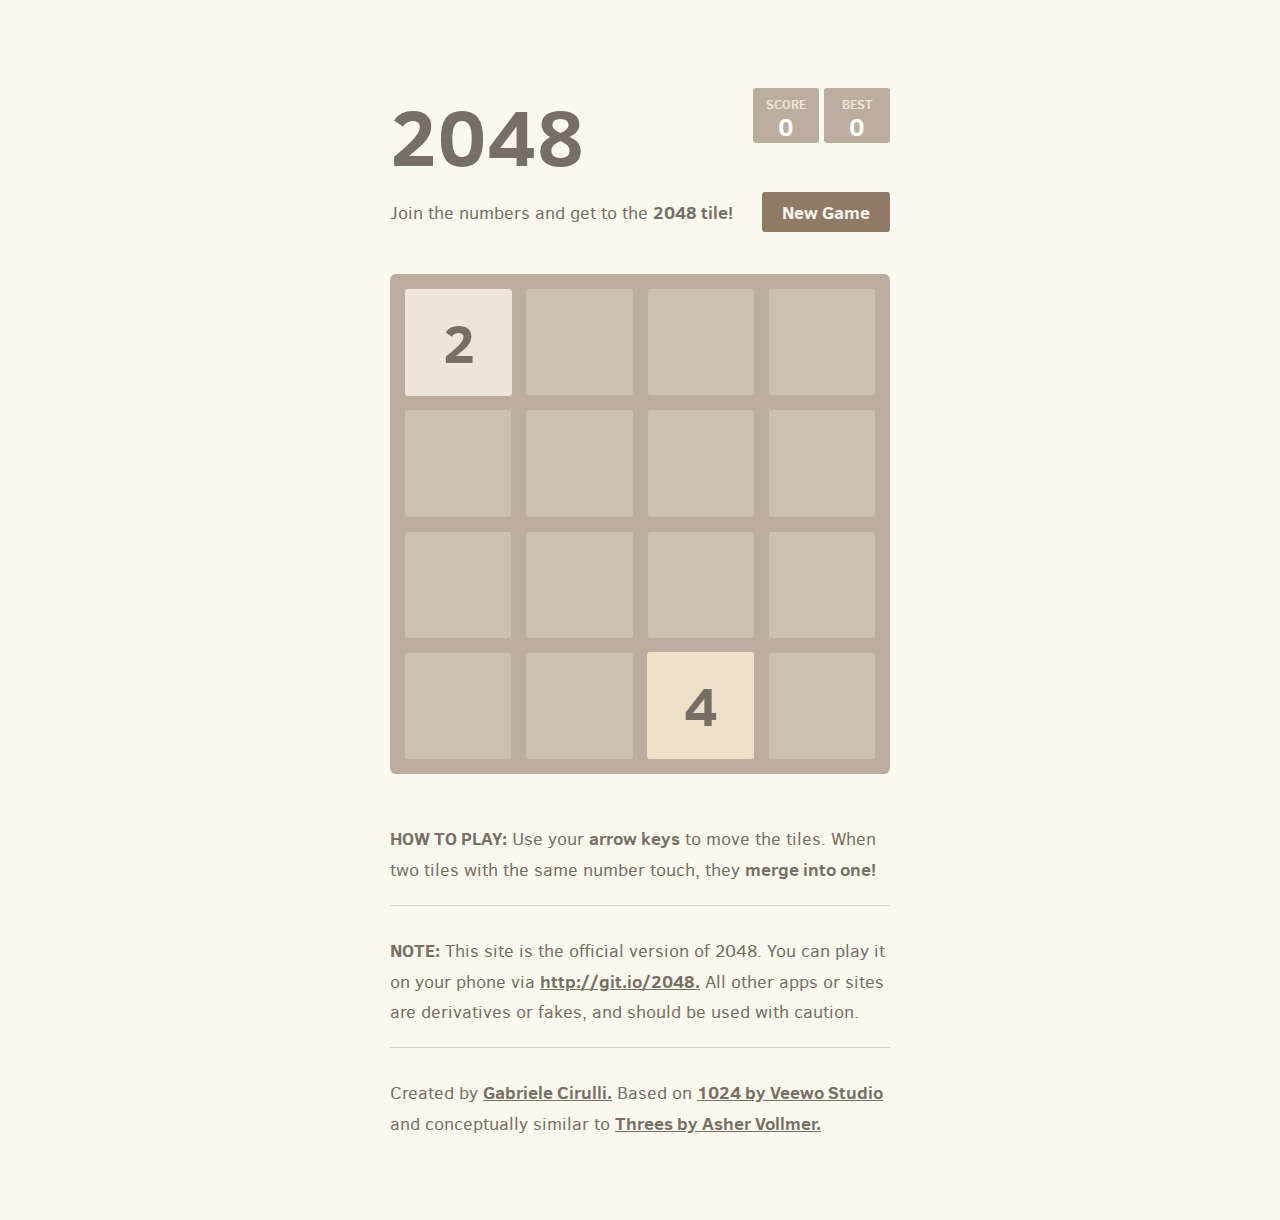
<file: games/2048/index.html>
<!DOCTYPE html>
<html>
<head>
  <meta charset="utf-8">
  <title>2048</title>

  <link href="style/main.css" rel="stylesheet" type="text/css">
  <link rel="shortcut icon" href="favicon.ico">
  <link rel="apple-touch-icon" href="meta/apple-touch-icon.png">
  <link rel="apple-touch-startup-image" href="meta/apple-touch-startup-image-640x1096.png" media="(device-width: 320px) and (device-height: 568px) and (-webkit-device-pixel-ratio: 2)"> <!-- iPhone 5+ -->
  <link rel="apple-touch-startup-image" href="meta/apple-touch-startup-image-640x920.png"  media="(device-width: 320px) and (device-height: 480px) and (-webkit-device-pixel-ratio: 2)"> <!-- iPhone, retina -->
  <meta name="apple-mobile-web-app-capable" content="yes">
  <meta name="apple-mobile-web-app-status-bar-style" content="black">

  <meta name="HandheldFriendly" content="True">
  <meta name="MobileOptimized" content="320">
  <meta name="viewport" content="width=device-width, target-densitydpi=160dpi, initial-scale=1.0, maximum-scale=1, user-scalable=no, minimal-ui">
</head>
<body>
  <div class="container">
    <div class="heading">
      <h1 class="title">2048</h1>
      <div class="scores-container">
        <div class="score-container">0</div>
        <div class="best-container">0</div>
      </div>
    </div>

    <div class="above-game">
      <p class="game-intro">Join the numbers and get to the <strong>2048 tile!</strong></p>
      <a class="restart-button">New Game</a>
    </div>

    <div class="game-container">
      <div class="game-message">
        <p></p>
        <div class="lower">
	        <a class="keep-playing-button">Keep going</a>
          <a class="retry-button">Try again</a>
        </div>
      </div>

      <div class="grid-container">
        <div class="grid-row">
          <div class="grid-cell"></div>
          <div class="grid-cell"></div>
          <div class="grid-cell"></div>
          <div class="grid-cell"></div>
        </div>
        <div class="grid-row">
          <div class="grid-cell"></div>
          <div class="grid-cell"></div>
          <div class="grid-cell"></div>
          <div class="grid-cell"></div>
        </div>
        <div class="grid-row">
          <div class="grid-cell"></div>
          <div class="grid-cell"></div>
          <div class="grid-cell"></div>
          <div class="grid-cell"></div>
        </div>
        <div class="grid-row">
          <div class="grid-cell"></div>
          <div class="grid-cell"></div>
          <div class="grid-cell"></div>
          <div class="grid-cell"></div>
        </div>
      </div>

      <div class="tile-container">

      </div>
    </div>

    <p class="game-explanation">
      <strong class="important">How to play:</strong> Use your <strong>arrow keys</strong> to move the tiles. When two tiles with the same number touch, they <strong>merge into one!</strong>
    </p>
    <hr>
    <p>
    <strong class="important">Note:</strong> This site is the official version of 2048. You can play it on your phone via <a href="http://git.io/2048">http://git.io/2048.</a> All other apps or sites are derivatives or fakes, and should be used with caution.
    </p>
    <hr>
    <p>
    Created by <a href="http://gabrielecirulli.com" target="_blank">Gabriele Cirulli.</a> Based on <a href="https://itunes.apple.com/us/app/1024!/id823499224" target="_blank">1024 by Veewo Studio</a> and conceptually similar to <a href="http://asherv.com/threes/" target="_blank">Threes by Asher Vollmer.</a>
    </p>
  </div>

  <script src="js/bind_polyfill.js"></script>
  <script src="js/classlist_polyfill.js"></script>
  <script src="js/animframe_polyfill.js"></script>
  <script src="js/keyboard_input_manager.js"></script>
  <script src="js/html_actuator.js"></script>
  <script src="js/grid.js"></script>
  <script src="js/tile.js"></script>
  <script src="js/local_storage_manager.js"></script>
  <script src="js/game_manager.js"></script>
  <script src="js/application.js"></script>
</body>
</html>
</file>
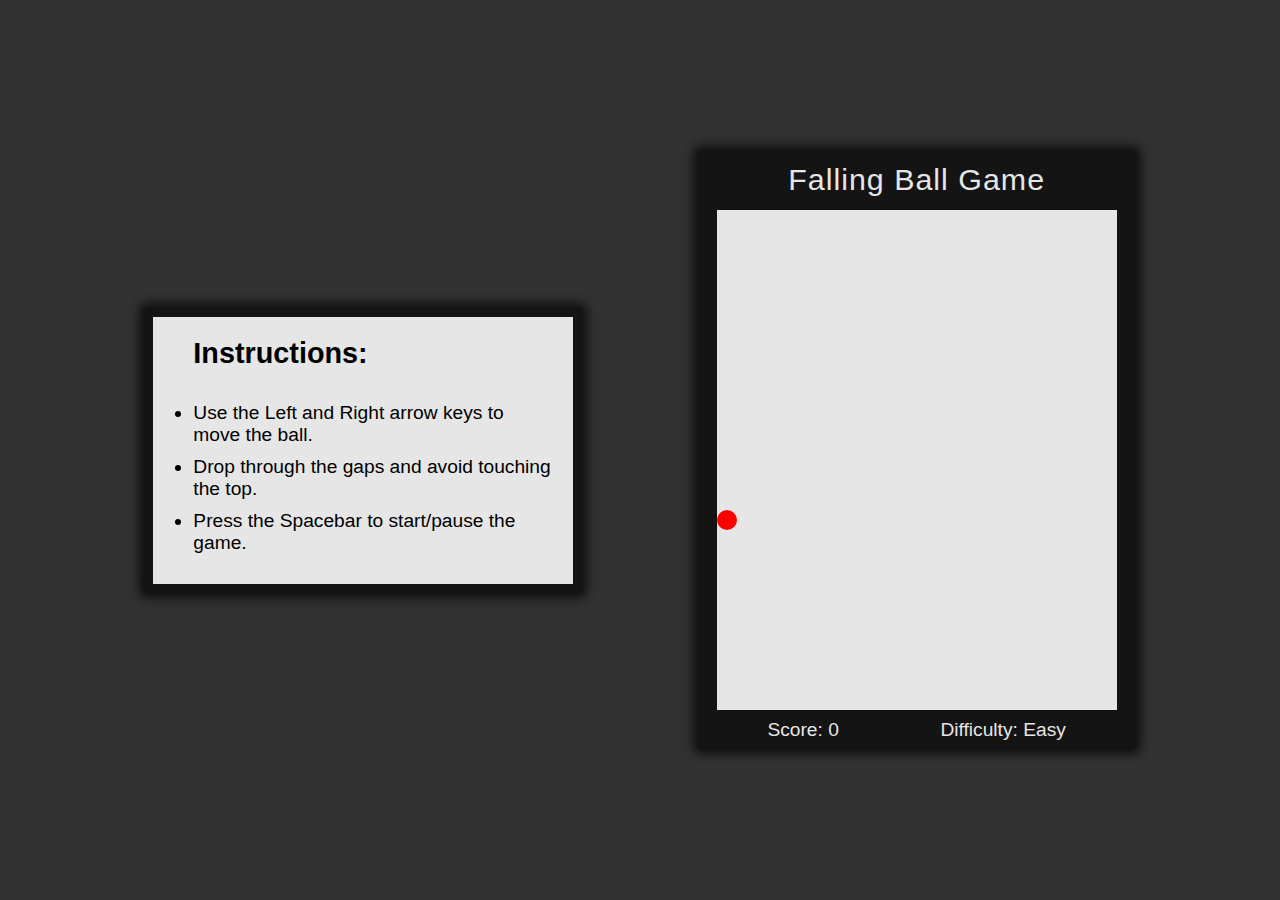
<file: games/Falling Ball/index.html>
<!DOCTYPE html>
<html lang="en">
<head>
	<meta charset="UTF-8">
	<meta http-equiv="X-UA-Compatible" content="IE=edge">
	<meta name="viewport" content="width=device-width, initial-scale=1.0">

	<title>Falling Ball</title>
	<link rel="stylesheet" type="text/css" href="style.css">
	<link rel="icon" href="favicon.ico" type="image/gif" sizes="16x16">
	<link rel="stylesheet" href="https://use.fontawesome.com/releases/v5.15.3/css/all.css" integrity="sha384-SZXxX4whJ79/gErwcOYf+zWLeJdY/qpuqC4cAa9rOGUstPomtqpuNWT9wdPEn2fk" crossorigin="anonymous">
</head>
<body>
	<div id="instructions-box">
		<h2>Instructions:</h2><br>
		<ul>
			<li>Use the Left and Right arrow keys to move the ball.</li>
			<li>Drop through the gaps and avoid touching the top.</li>
			<li>Press the Spacebar to start/pause the game.</li>
		</ul>
	</div>

	<div id="gameBox">
		<div id="topCover" class="cover">
			<p>Falling Ball Game</p>
		</div>
		<div id="bottomCover" class="cover">
			<div id="score-box">
				Score: <span id="score-box-number">0</span>
			</div>
			<div id="difficulty-box">
				Difficulty: <span id="difficulty-box-number">Easy</span>
			</div>
		</div>
		<div id="character"></div>
	</div>

	<div id="game-over-popup">
		<h2>GAME OVER!</h2>
		<br>
		<h3>Your score is <span id="game-over-score">0</h3>
		<br>
		<hr>
		<br>
		<div id="restart-game-button" onclick="location.reload()">
			<i class="fas fa-redo-alt"></i> Restart game 
		</div>
	</div>
	<div id="bg-fade"></div>

</body>
	<script src="script.js"></script>
</html>
</file>
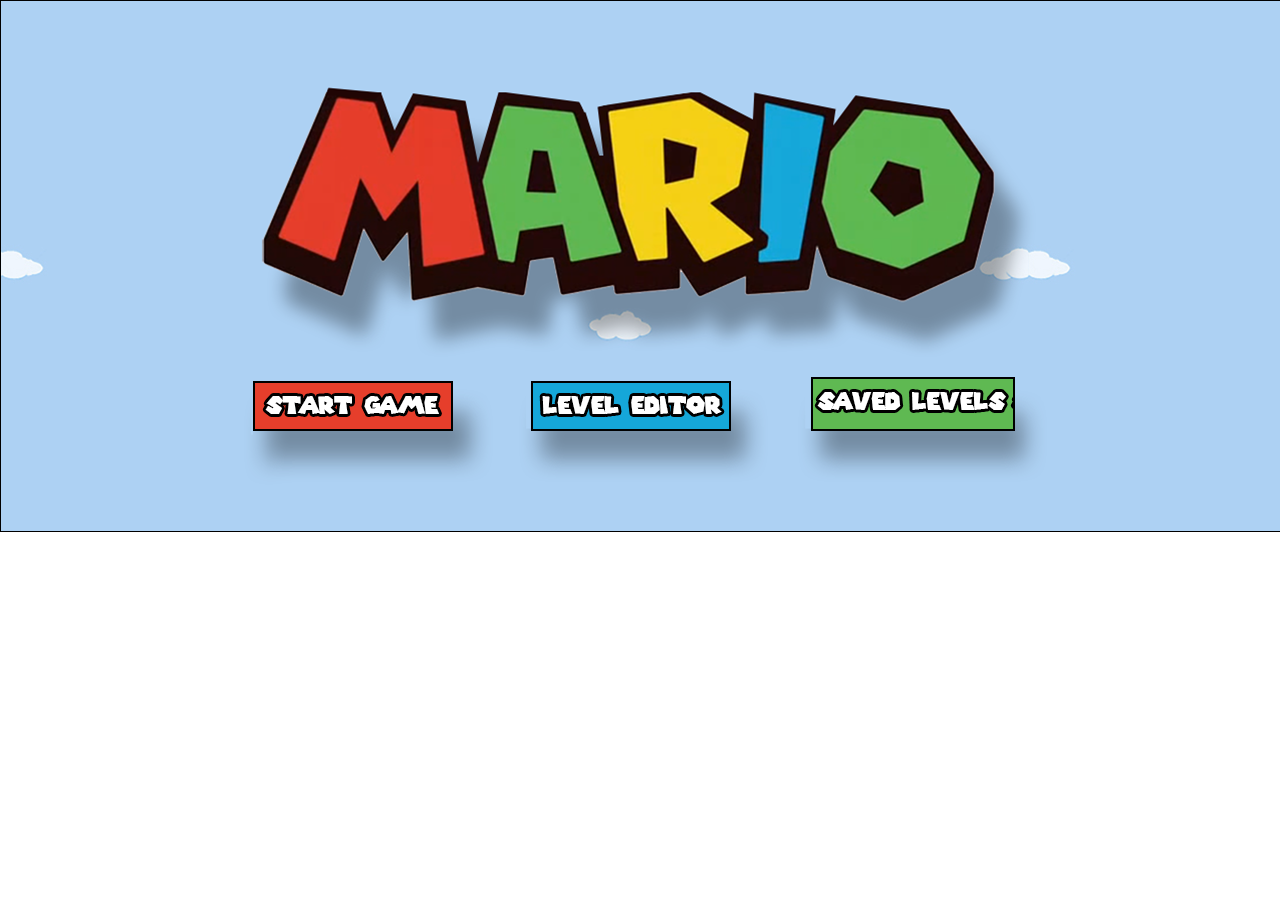
<file: games/Mario/index.html>
<!DOCTYPE html>
<html>

<head>
  <meta name="viewport" content="width=1280" />
  <title>Mario Maker</title>
  <link rel="stylesheet" type="text/css" href="css/style.css">
  <link rel="stylesheet" type="text/css" href="css/reset.css">
</head>

<body>

  <!-- main game -->
  <div class="main-wrapper">
    <canvas class="game-screen"></canvas>
  </div>

  <script src="js/View.js"></script>
  <script src="js/GameUI.js"></script>

  <script src="js/mainGame/GameSound.js"></script>
  <script src="js/mainGame/Element.js"></script>
  <script src="js/mainGame/PowerUp.js"></script>
  <script src="js/mainGame/Enemy.js"></script>
  <script src="js/mainGame/Bullet.js"></script>
  <script src="js/mainGame/Mario.js"></script>
  <script src="js/mainGame/Score.js"></script>
  <script src="js/mainGame/MarioGame.js"></script>

  <script src="js/levelEditor/Storage.js"></script>
  <script src="js/levelEditor/Editor.js"></script>
  <script src="js/levelEditor/CreatedLevels.js"></script>

  <script src="js/MarioMaker.js"></script>

  <script src="js/Preloader.js"></script>

</body>

</html>
</file>
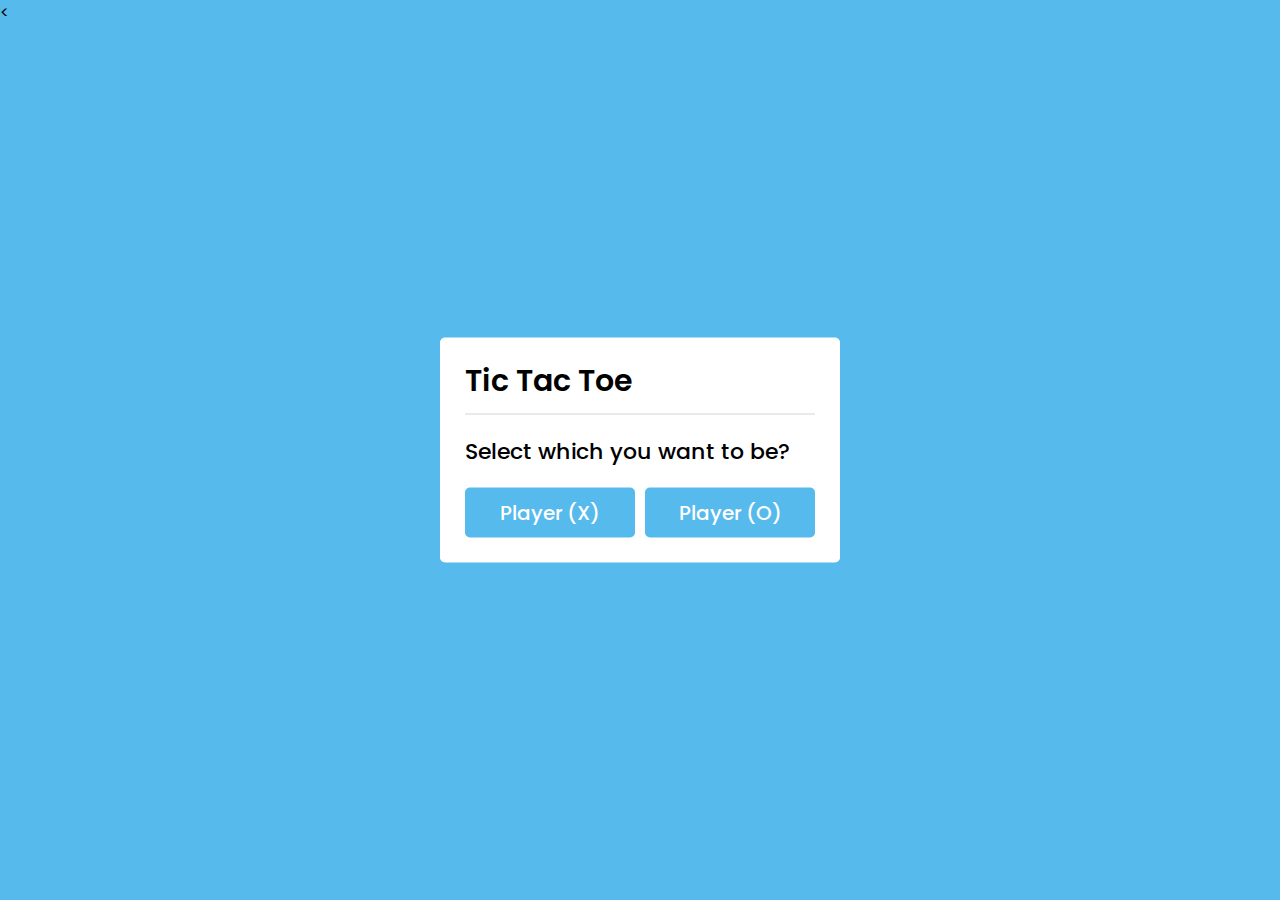
<file: games/Tic Tac Toe/index.html>
<html lang="en">
<head>
    <meta charset="UTF-8">
    <title>Tic Tac Toe Game | realm</title>
    <link rel="stylesheet" href="style.css">
    <link rel="stylesheet" href="https://cdnjs.cloudflare.com/ajax/libs/font-awesome/5.15.3/css/all.min.css"/>
</head>
<body>
  <!-- select box -->
  <div class="select-box">
    <header>Tic Tac Toe</header>
    <div class="content">
      <div class="title">Select which you want to be?</div>
      <div class="options">
        <button class="playerX">Player (X)</button>
        <button class="playerO">Player (O)</button>
      </div>
      
    </div>
  </div> 
 
  <!-- playboard section -->
  <div class="play-board">
    <div class="details">
      <div class="players">
        <span class="Xturn">X's Turn</span>
        <span class="Oturn">O's Turn</span>
        <div class="slider"></div>
      </div>
    </div>
    <div class="play-area">
      <section>
        <span class="box1"></span>
        <span class="box2"></span>
        <span class="box3"></span>
      </section>
      <section>
        <span class="box4"></span>
        <span class="box5"></span>
        <span class="box6"></span>
      </section>
      <section>
        <span class="box7"></span>
        <span class="box8"></span>
        <span class="box9"></span>
      </section>
    </div>
  </div>
 
  <!-- result box -->
  <div class="result-box">
    <div class="won-text"></div>
    <div class="btn"><button>Replay</button></div>
  </div>
 
  <<script src="script.js"></script>
 
</body>
</html>
</file>
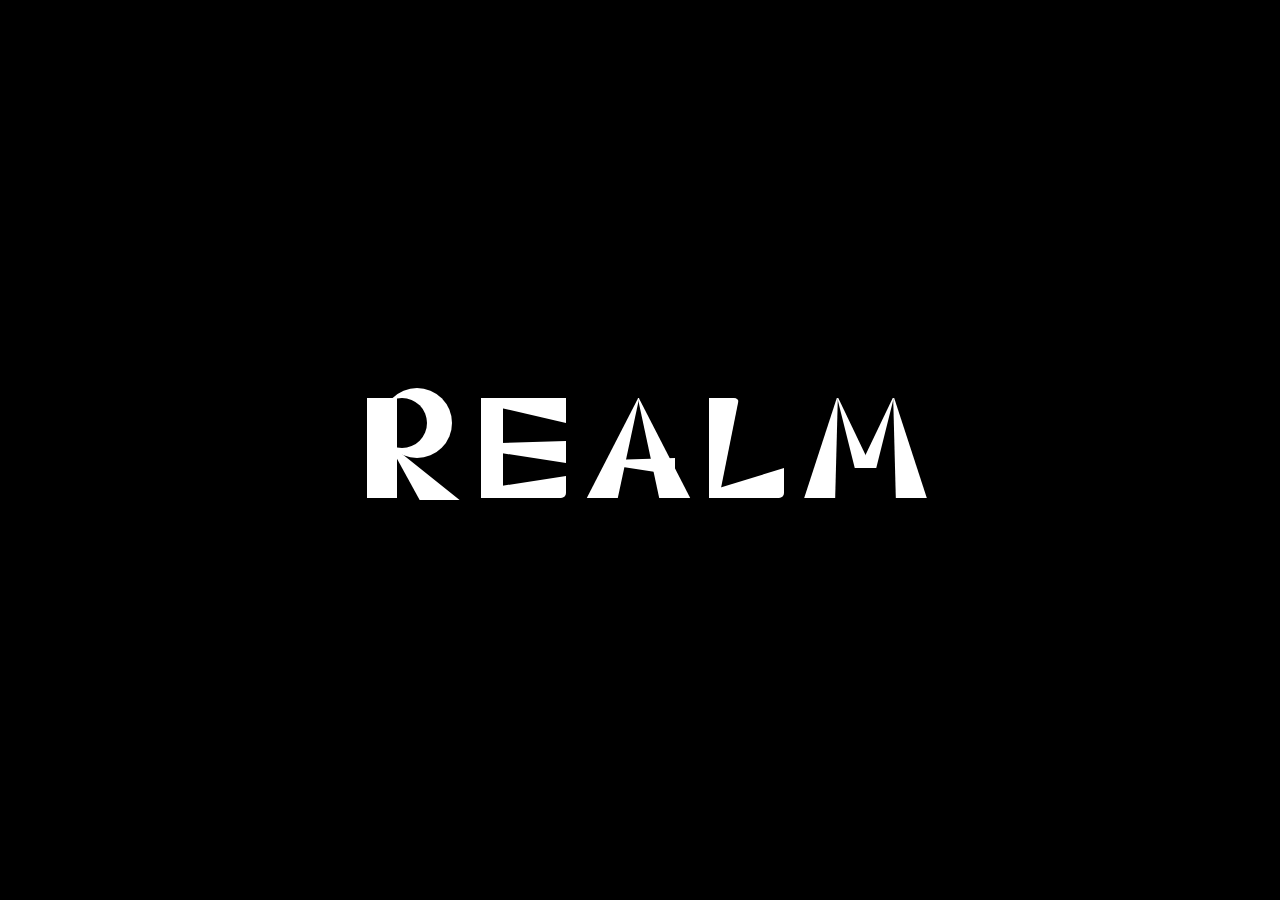
<file: misc/REALM Logo Files/index.html>
<!DOCTYPE html>
<html lang="en">
<head>
    <meta charset="UTF-8">
    <meta http-equiv="X-UA-Compatible" content="IE=edge">
    <meta name="viewport" content="width=device-width, initial-scale=1.0">
    <title>Document</title>
    <link rel="stylesheet" href="style.css">
</head>
<body>
    <div id="complete-logo">
        <div id="R" class="letter">
            <div id="R-l1"></div>
            <div id="R-c1"></div>
            <div id="R-l2"></div>
        </div>
        <div id="E" class="letter">
            <div id="E-l1"></div>
            <div id="E-l2"></div>
            <div id="E-l3"></div>
            <div id="E-l4"></div>
        </div>
        <div id="A" class="letter">
            <div id="A-l1"></div>
            <div id="A-l2"></div>
            <div id="A-l3"></div>
        </div>
        <div id="L" class="letter">
            <div id="L-l1"></div>
            <div id="L-l2"></div>
        </div>
        <div id="M" class="letter">
            <div id="M-l1"></div>
            <div id="M-l2"></div>
            <div id="M-l3"></div>
            <div id="M-l4"></div>
        </div>
    </div>
</body>
</html>
</file>
<file: games/2048/style/main.css>
@import url(fonts/clear-sans.css);
html, body {
  margin: 0;
  padding: 0;
  background: #faf8ef;
  color: #776e65;
  font-family: "Clear Sans", "Helvetica Neue", Arial, sans-serif;
  font-size: 18px; }

body {
  margin: 80px 0; }

.heading:after {
  content: "";
  display: block;
  clear: both; }

h1.title {
  font-size: 80px;
  font-weight: bold;
  margin: 0;
  display: block;
  float: left; }

@-webkit-keyframes move-up {
  0% {
    top: 25px;
    opacity: 1; }

  100% {
    top: -50px;
    opacity: 0; } }
@-moz-keyframes move-up {
  0% {
    top: 25px;
    opacity: 1; }

  100% {
    top: -50px;
    opacity: 0; } }
@keyframes move-up {
  0% {
    top: 25px;
    opacity: 1; }

  100% {
    top: -50px;
    opacity: 0; } }
.scores-container {
  float: right;
  text-align: right; }

.score-container, .best-container {
  position: relative;
  display: inline-block;
  background: #bbada0;
  padding: 15px 25px;
  font-size: 25px;
  height: 25px;
  line-height: 47px;
  font-weight: bold;
  border-radius: 3px;
  color: white;
  margin-top: 8px;
  text-align: center; }
  .score-container:after, .best-container:after {
    position: absolute;
    width: 100%;
    top: 10px;
    left: 0;
    text-transform: uppercase;
    font-size: 13px;
    line-height: 13px;
    text-align: center;
    color: #eee4da; }
  .score-container .score-addition, .best-container .score-addition {
    position: absolute;
    right: 30px;
    color: red;
    font-size: 25px;
    line-height: 25px;
    font-weight: bold;
    color: rgba(119, 110, 101, 0.9);
    z-index: 100;
    -webkit-animation: move-up 600ms ease-in;
    -moz-animation: move-up 600ms ease-in;
    animation: move-up 600ms ease-in;
    -webkit-animation-fill-mode: both;
    -moz-animation-fill-mode: both;
    animation-fill-mode: both; }

.score-container:after {
  content: "Score"; }

.best-container:after {
  content: "Best"; }

p {
  margin-top: 0;
  margin-bottom: 10px;
  line-height: 1.65; }

a {
  color: #776e65;
  font-weight: bold;
  text-decoration: underline;
  cursor: pointer; }

strong.important {
  text-transform: uppercase; }

hr {
  border: none;
  border-bottom: 1px solid #d8d4d0;
  margin-top: 20px;
  margin-bottom: 30px; }

.container {
  width: 500px;
  margin: 0 auto; }

@-webkit-keyframes fade-in {
  0% {
    opacity: 0; }

  100% {
    opacity: 1; } }
@-moz-keyframes fade-in {
  0% {
    opacity: 0; }

  100% {
    opacity: 1; } }
@keyframes fade-in {
  0% {
    opacity: 0; }

  100% {
    opacity: 1; } }
.game-container {
  margin-top: 40px;
  position: relative;
  padding: 15px;
  cursor: default;
  -webkit-touch-callout: none;
  -ms-touch-callout: none;
  -webkit-user-select: none;
  -moz-user-select: none;
  -ms-user-select: none;
  -ms-touch-action: none;
  touch-action: none;
  background: #bbada0;
  border-radius: 6px;
  width: 500px;
  height: 500px;
  -webkit-box-sizing: border-box;
  -moz-box-sizing: border-box;
  box-sizing: border-box; }
  .game-container .game-message {
    display: none;
    position: absolute;
    top: 0;
    right: 0;
    bottom: 0;
    left: 0;
    background: rgba(238, 228, 218, 0.5);
    z-index: 100;
    text-align: center;
    -webkit-animation: fade-in 800ms ease 1200ms;
    -moz-animation: fade-in 800ms ease 1200ms;
    animation: fade-in 800ms ease 1200ms;
    -webkit-animation-fill-mode: both;
    -moz-animation-fill-mode: both;
    animation-fill-mode: both; }
    .game-container .game-message p {
      font-size: 60px;
      font-weight: bold;
      height: 60px;
      line-height: 60px;
      margin-top: 222px; }
    .game-container .game-message .lower {
      display: block;
      margin-top: 59px; }
    .game-container .game-message a {
      display: inline-block;
      background: #8f7a66;
      border-radius: 3px;
      padding: 0 20px;
      text-decoration: none;
      color: #f9f6f2;
      height: 40px;
      line-height: 42px;
      margin-left: 9px; }
      .game-container .game-message a.keep-playing-button {
        display: none; }
    .game-container .game-message.game-won {
      background: rgba(237, 194, 46, 0.5);
      color: #f9f6f2; }
      .game-container .game-message.game-won a.keep-playing-button {
        display: inline-block; }
    .game-container .game-message.game-won, .game-container .game-message.game-over {
      display: block; }

.grid-container {
  position: absolute;
  z-index: 1; }

.grid-row {
  margin-bottom: 15px; }
  .grid-row:last-child {
    margin-bottom: 0; }
  .grid-row:after {
    content: "";
    display: block;
    clear: both; }

.grid-cell {
  width: 106.25px;
  height: 106.25px;
  margin-right: 15px;
  float: left;
  border-radius: 3px;
  background: rgba(238, 228, 218, 0.35); }
  .grid-cell:last-child {
    margin-right: 0; }

.tile-container {
  position: absolute;
  z-index: 2; }

.tile, .tile .tile-inner {
  width: 107px;
  height: 107px;
  line-height: 107px; }
.tile.tile-position-1-1 {
  -webkit-transform: translate(0px, 0px);
  -moz-transform: translate(0px, 0px);
  -ms-transform: translate(0px, 0px);
  transform: translate(0px, 0px); }
.tile.tile-position-1-2 {
  -webkit-transform: translate(0px, 121px);
  -moz-transform: translate(0px, 121px);
  -ms-transform: translate(0px, 121px);
  transform: translate(0px, 121px); }
.tile.tile-position-1-3 {
  -webkit-transform: translate(0px, 242px);
  -moz-transform: translate(0px, 242px);
  -ms-transform: translate(0px, 242px);
  transform: translate(0px, 242px); }
.tile.tile-position-1-4 {
  -webkit-transform: translate(0px, 363px);
  -moz-transform: translate(0px, 363px);
  -ms-transform: translate(0px, 363px);
  transform: translate(0px, 363px); }
.tile.tile-position-2-1 {
  -webkit-transform: translate(121px, 0px);
  -moz-transform: translate(121px, 0px);
  -ms-transform: translate(121px, 0px);
  transform: translate(121px, 0px); }
.tile.tile-position-2-2 {
  -webkit-transform: translate(121px, 121px);
  -moz-transform: translate(121px, 121px);
  -ms-transform: translate(121px, 121px);
  transform: translate(121px, 121px); }
.tile.tile-position-2-3 {
  -webkit-transform: translate(121px, 242px);
  -moz-transform: translate(121px, 242px);
  -ms-transform: translate(121px, 242px);
  transform: translate(121px, 242px); }
.tile.tile-position-2-4 {
  -webkit-transform: translate(121px, 363px);
  -moz-transform: translate(121px, 363px);
  -ms-transform: translate(121px, 363px);
  transform: translate(121px, 363px); }
.tile.tile-position-3-1 {
  -webkit-transform: translate(242px, 0px);
  -moz-transform: translate(242px, 0px);
  -ms-transform: translate(242px, 0px);
  transform: translate(242px, 0px); }
.tile.tile-position-3-2 {
  -webkit-transform: translate(242px, 121px);
  -moz-transform: translate(242px, 121px);
  -ms-transform: translate(242px, 121px);
  transform: translate(242px, 121px); }
.tile.tile-position-3-3 {
  -webkit-transform: translate(242px, 242px);
  -moz-transform: translate(242px, 242px);
  -ms-transform: translate(242px, 242px);
  transform: translate(242px, 242px); }
.tile.tile-position-3-4 {
  -webkit-transform: translate(242px, 363px);
  -moz-transform: translate(242px, 363px);
  -ms-transform: translate(242px, 363px);
  transform: translate(242px, 363px); }
.tile.tile-position-4-1 {
  -webkit-transform: translate(363px, 0px);
  -moz-transform: translate(363px, 0px);
  -ms-transform: translate(363px, 0px);
  transform: translate(363px, 0px); }
.tile.tile-position-4-2 {
  -webkit-transform: translate(363px, 121px);
  -moz-transform: translate(363px, 121px);
  -ms-transform: translate(363px, 121px);
  transform: translate(363px, 121px); }
.tile.tile-position-4-3 {
  -webkit-transform: translate(363px, 242px);
  -moz-transform: translate(363px, 242px);
  -ms-transform: translate(363px, 242px);
  transform: translate(363px, 242px); }
.tile.tile-position-4-4 {
  -webkit-transform: translate(363px, 363px);
  -moz-transform: translate(363px, 363px);
  -ms-transform: translate(363px, 363px);
  transform: translate(363px, 363px); }

.tile {
  position: absolute;
  -webkit-transition: 100ms ease-in-out;
  -moz-transition: 100ms ease-in-out;
  transition: 100ms ease-in-out;
  -webkit-transition-property: -webkit-transform;
  -moz-transition-property: -moz-transform;
  transition-property: transform; }
  .tile .tile-inner {
    border-radius: 3px;
    background: #eee4da;
    text-align: center;
    font-weight: bold;
    z-index: 10;
    font-size: 55px; }
  .tile.tile-2 .tile-inner {
    background: #eee4da;
    box-shadow: 0 0 30px 10px rgba(243, 215, 116, 0), inset 0 0 0 1px rgba(255, 255, 255, 0); }
  .tile.tile-4 .tile-inner {
    background: #ede0c8;
    box-shadow: 0 0 30px 10px rgba(243, 215, 116, 0), inset 0 0 0 1px rgba(255, 255, 255, 0); }
  .tile.tile-8 .tile-inner {
    color: #f9f6f2;
    background: #f2b179; }
  .tile.tile-16 .tile-inner {
    color: #f9f6f2;
    background: #f59563; }
  .tile.tile-32 .tile-inner {
    color: #f9f6f2;
    background: #f67c5f; }
  .tile.tile-64 .tile-inner {
    color: #f9f6f2;
    background: #f65e3b; }
  .tile.tile-128 .tile-inner {
    color: #f9f6f2;
    background: #edcf72;
    box-shadow: 0 0 30px 10px rgba(243, 215, 116, 0.2381), inset 0 0 0 1px rgba(255, 255, 255, 0.14286);
    font-size: 45px; }
    @media screen and (max-width: 520px) {
      .tile.tile-128 .tile-inner {
        font-size: 25px; } }
  .tile.tile-256 .tile-inner {
    color: #f9f6f2;
    background: #edcc61;
    box-shadow: 0 0 30px 10px rgba(243, 215, 116, 0.31746), inset 0 0 0 1px rgba(255, 255, 255, 0.19048);
    font-size: 45px; }
    @media screen and (max-width: 520px) {
      .tile.tile-256 .tile-inner {
        font-size: 25px; } }
  .tile.tile-512 .tile-inner {
    color: #f9f6f2;
    background: #edc850;
    box-shadow: 0 0 30px 10px rgba(243, 215, 116, 0.39683), inset 0 0 0 1px rgba(255, 255, 255, 0.2381);
    font-size: 45px; }
    @media screen and (max-width: 520px) {
      .tile.tile-512 .tile-inner {
        font-size: 25px; } }
  .tile.tile-1024 .tile-inner {
    color: #f9f6f2;
    background: #edc53f;
    box-shadow: 0 0 30px 10px rgba(243, 215, 116, 0.47619), inset 0 0 0 1px rgba(255, 255, 255, 0.28571);
    font-size: 35px; }
    @media screen and (max-width: 520px) {
      .tile.tile-1024 .tile-inner {
        font-size: 15px; } }
  .tile.tile-2048 .tile-inner {
    color: #f9f6f2;
    background: #edc22e;
    box-shadow: 0 0 30px 10px rgba(243, 215, 116, 0.55556), inset 0 0 0 1px rgba(255, 255, 255, 0.33333);
    font-size: 35px; }
    @media screen and (max-width: 520px) {
      .tile.tile-2048 .tile-inner {
        font-size: 15px; } }
  .tile.tile-super .tile-inner {
    color: #f9f6f2;
    background: #3c3a32;
    font-size: 30px; }
    @media screen and (max-width: 520px) {
      .tile.tile-super .tile-inner {
        font-size: 10px; } }

@-webkit-keyframes appear {
  0% {
    opacity: 0;
    -webkit-transform: scale(0);
    -moz-transform: scale(0);
    -ms-transform: scale(0);
    transform: scale(0); }

  100% {
    opacity: 1;
    -webkit-transform: scale(1);
    -moz-transform: scale(1);
    -ms-transform: scale(1);
    transform: scale(1); } }
@-moz-keyframes appear {
  0% {
    opacity: 0;
    -webkit-transform: scale(0);
    -moz-transform: scale(0);
    -ms-transform: scale(0);
    transform: scale(0); }

  100% {
    opacity: 1;
    -webkit-transform: scale(1);
    -moz-transform: scale(1);
    -ms-transform: scale(1);
    transform: scale(1); } }
@keyframes appear {
  0% {
    opacity: 0;
    -webkit-transform: scale(0);
    -moz-transform: scale(0);
    -ms-transform: scale(0);
    transform: scale(0); }

  100% {
    opacity: 1;
    -webkit-transform: scale(1);
    -moz-transform: scale(1);
    -ms-transform: scale(1);
    transform: scale(1); } }
.tile-new .tile-inner {
  -webkit-animation: appear 200ms ease 100ms;
  -moz-animation: appear 200ms ease 100ms;
  animation: appear 200ms ease 100ms;
  -webkit-animation-fill-mode: backwards;
  -moz-animation-fill-mode: backwards;
  animation-fill-mode: backwards; }

@-webkit-keyframes pop {
  0% {
    -webkit-transform: scale(0);
    -moz-transform: scale(0);
    -ms-transform: scale(0);
    transform: scale(0); }

  50% {
    -webkit-transform: scale(1.2);
    -moz-transform: scale(1.2);
    -ms-transform: scale(1.2);
    transform: scale(1.2); }

  100% {
    -webkit-transform: scale(1);
    -moz-transform: scale(1);
    -ms-transform: scale(1);
    transform: scale(1); } }
@-moz-keyframes pop {
  0% {
    -webkit-transform: scale(0);
    -moz-transform: scale(0);
    -ms-transform: scale(0);
    transform: scale(0); }

  50% {
    -webkit-transform: scale(1.2);
    -moz-transform: scale(1.2);
    -ms-transform: scale(1.2);
    transform: scale(1.2); }

  100% {
    -webkit-transform: scale(1);
    -moz-transform: scale(1);
    -ms-transform: scale(1);
    transform: scale(1); } }
@keyframes pop {
  0% {
    -webkit-transform: scale(0);
    -moz-transform: scale(0);
    -ms-transform: scale(0);
    transform: scale(0); }

  50% {
    -webkit-transform: scale(1.2);
    -moz-transform: scale(1.2);
    -ms-transform: scale(1.2);
    transform: scale(1.2); }

  100% {
    -webkit-transform: scale(1);
    -moz-transform: scale(1);
    -ms-transform: scale(1);
    transform: scale(1); } }
.tile-merged .tile-inner {
  z-index: 20;
  -webkit-animation: pop 200ms ease 100ms;
  -moz-animation: pop 200ms ease 100ms;
  animation: pop 200ms ease 100ms;
  -webkit-animation-fill-mode: backwards;
  -moz-animation-fill-mode: backwards;
  animation-fill-mode: backwards; }

.above-game:after {
  content: "";
  display: block;
  clear: both; }

.game-intro {
  float: left;
  line-height: 42px;
  margin-bottom: 0; }

.restart-button {
  display: inline-block;
  background: #8f7a66;
  border-radius: 3px;
  padding: 0 20px;
  text-decoration: none;
  color: #f9f6f2;
  height: 40px;
  line-height: 42px;
  display: block;
  text-align: center;
  float: right; }

.game-explanation {
  margin-top: 50px; }

@media screen and (max-width: 520px) {
  html, body {
    font-size: 15px; }

  body {
    margin: 20px 0;
    padding: 0 20px; }

  h1.title {
    font-size: 27px;
    margin-top: 15px; }

  .container {
    width: 280px;
    margin: 0 auto; }

  .score-container, .best-container {
    margin-top: 0;
    padding: 15px 10px;
    min-width: 40px; }

  .heading {
    margin-bottom: 10px; }

  .game-intro {
    width: 55%;
    display: block;
    box-sizing: border-box;
    line-height: 1.65; }

  .restart-button {
    width: 42%;
    padding: 0;
    display: block;
    box-sizing: border-box;
    margin-top: 2px; }

  .game-container {
    margin-top: 17px;
    position: relative;
    padding: 10px;
    cursor: default;
    -webkit-touch-callout: none;
    -ms-touch-callout: none;
    -webkit-user-select: none;
    -moz-user-select: none;
    -ms-user-select: none;
    -ms-touch-action: none;
    touch-action: none;
    background: #bbada0;
    border-radius: 6px;
    width: 280px;
    height: 280px;
    -webkit-box-sizing: border-box;
    -moz-box-sizing: border-box;
    box-sizing: border-box; }
    .game-container .game-message {
      display: none;
      position: absolute;
      top: 0;
      right: 0;
      bottom: 0;
      left: 0;
      background: rgba(238, 228, 218, 0.5);
      z-index: 100;
      text-align: center;
      -webkit-animation: fade-in 800ms ease 1200ms;
      -moz-animation: fade-in 800ms ease 1200ms;
      animation: fade-in 800ms ease 1200ms;
      -webkit-animation-fill-mode: both;
      -moz-animation-fill-mode: both;
      animation-fill-mode: both; }
      .game-container .game-message p {
        font-size: 60px;
        font-weight: bold;
        height: 60px;
        line-height: 60px;
        margin-top: 222px; }
      .game-container .game-message .lower {
        display: block;
        margin-top: 59px; }
      .game-container .game-message a {
        display: inline-block;
        background: #8f7a66;
        border-radius: 3px;
        padding: 0 20px;
        text-decoration: none;
        color: #f9f6f2;
        height: 40px;
        line-height: 42px;
        margin-left: 9px; }
        .game-container .game-message a.keep-playing-button {
          display: none; }
      .game-container .game-message.game-won {
        background: rgba(237, 194, 46, 0.5);
        color: #f9f6f2; }
        .game-container .game-message.game-won a.keep-playing-button {
          display: inline-block; }
      .game-container .game-message.game-won, .game-container .game-message.game-over {
        display: block; }

  .grid-container {
    position: absolute;
    z-index: 1; }

  .grid-row {
    margin-bottom: 10px; }
    .grid-row:last-child {
      margin-bottom: 0; }
    .grid-row:after {
      content: "";
      display: block;
      clear: both; }

  .grid-cell {
    width: 57.5px;
    height: 57.5px;
    margin-right: 10px;
    float: left;
    border-radius: 3px;
    background: rgba(238, 228, 218, 0.35); }
    .grid-cell:last-child {
      margin-right: 0; }

  .tile-container {
    position: absolute;
    z-index: 2; }

  .tile, .tile .tile-inner {
    width: 58px;
    height: 58px;
    line-height: 58px; }
  .tile.tile-position-1-1 {
    -webkit-transform: translate(0px, 0px);
    -moz-transform: translate(0px, 0px);
    -ms-transform: translate(0px, 0px);
    transform: translate(0px, 0px); }
  .tile.tile-position-1-2 {
    -webkit-transform: translate(0px, 67px);
    -moz-transform: translate(0px, 67px);
    -ms-transform: translate(0px, 67px);
    transform: translate(0px, 67px); }
  .tile.tile-position-1-3 {
    -webkit-transform: translate(0px, 135px);
    -moz-transform: translate(0px, 135px);
    -ms-transform: translate(0px, 135px);
    transform: translate(0px, 135px); }
  .tile.tile-position-1-4 {
    -webkit-transform: translate(0px, 202px);
    -moz-transform: translate(0px, 202px);
    -ms-transform: translate(0px, 202px);
    transform: translate(0px, 202px); }
  .tile.tile-position-2-1 {
    -webkit-transform: translate(67px, 0px);
    -moz-transform: translate(67px, 0px);
    -ms-transform: translate(67px, 0px);
    transform: translate(67px, 0px); }
  .tile.tile-position-2-2 {
    -webkit-transform: translate(67px, 67px);
    -moz-transform: translate(67px, 67px);
    -ms-transform: translate(67px, 67px);
    transform: translate(67px, 67px); }
  .tile.tile-position-2-3 {
    -webkit-transform: translate(67px, 135px);
    -moz-transform: translate(67px, 135px);
    -ms-transform: translate(67px, 135px);
    transform: translate(67px, 135px); }
  .tile.tile-position-2-4 {
    -webkit-transform: translate(67px, 202px);
    -moz-transform: translate(67px, 202px);
    -ms-transform: translate(67px, 202px);
    transform: translate(67px, 202px); }
  .tile.tile-position-3-1 {
    -webkit-transform: translate(135px, 0px);
    -moz-transform: translate(135px, 0px);
    -ms-transform: translate(135px, 0px);
    transform: translate(135px, 0px); }
  .tile.tile-position-3-2 {
    -webkit-transform: translate(135px, 67px);
    -moz-transform: translate(135px, 67px);
    -ms-transform: translate(135px, 67px);
    transform: translate(135px, 67px); }
  .tile.tile-position-3-3 {
    -webkit-transform: translate(135px, 135px);
    -moz-transform: translate(135px, 135px);
    -ms-transform: translate(135px, 135px);
    transform: translate(135px, 135px); }
  .tile.tile-position-3-4 {
    -webkit-transform: translate(135px, 202px);
    -moz-transform: translate(135px, 202px);
    -ms-transform: translate(135px, 202px);
    transform: translate(135px, 202px); }
  .tile.tile-position-4-1 {
    -webkit-transform: translate(202px, 0px);
    -moz-transform: translate(202px, 0px);
    -ms-transform: translate(202px, 0px);
    transform: translate(202px, 0px); }
  .tile.tile-position-4-2 {
    -webkit-transform: translate(202px, 67px);
    -moz-transform: translate(202px, 67px);
    -ms-transform: translate(202px, 67px);
    transform: translate(202px, 67px); }
  .tile.tile-position-4-3 {
    -webkit-transform: translate(202px, 135px);
    -moz-transform: translate(202px, 135px);
    -ms-transform: translate(202px, 135px);
    transform: translate(202px, 135px); }
  .tile.tile-position-4-4 {
    -webkit-transform: translate(202px, 202px);
    -moz-transform: translate(202px, 202px);
    -ms-transform: translate(202px, 202px);
    transform: translate(202px, 202px); }

  .tile .tile-inner {
    font-size: 35px; }

  .game-message p {
    font-size: 30px !important;
    height: 30px !important;
    line-height: 30px !important;
    margin-top: 90px !important; }
  .game-message .lower {
    margin-top: 30px !important; } }
</file>
<file: games/Falling Ball/style.css>
:root{
	--block-and-border-color: rgb(20, 20, 20);
	--hole-and-empty-space-color: rgb(230, 230, 230);
}
*{
	padding: 0;
	margin: 0;
	font-family: 'Trebuchet MS', 'Lucida Sans Unicode', 'Lucida Grande', 'Lucida Sans', Arial, sans-serif;
}
body{
	padding: 0 50px;
	height: 100vh;
	display: flex;
	flex-wrap: wrap;
	justify-content: space-evenly;
	align-items: center;
	background-color: rgb(50, 50, 50);
}
#gameBox{
	min-width: 400px;
	height: 500px;
	background-color: var(--hole-and-empty-space-color);
	border: 20px solid var(--block-and-border-color);
	border-width: 60px 20px 40px;
	border-radius: 5px;
	position: relative;
	box-shadow: 0 0 10px 5px var(--block-and-border-color);
	margin: 20px;
}
.cover{
	width: 400px;
	height: 20px;
	background-color: var(--block-and-border-color);
	position: absolute;
	z-index: 10;
	color: var(--hole-and-empty-space-color);
	display: flex;
	justify-content: space-around;
	align-items: center;
}
.cover#topCover{
	height: 60px;
	top: -60px;
	font-size: 1.9rem;
	letter-spacing: 1px;
}
.cover#topCover p{
	position: relative;
	top: -1px;
}
.cover#bottomCover{
	bottom: -40px;
	height: 40px;
	font-size: larger;
}
#character{
	width: 20px;
	height: 20px;
	background-color: red;
	border-radius: 50%;
	position: relative;
	top: 300px;
	z-index: 10;
}
.block{
	width: 400px;
	height: 20px;
	background-color: var(--block-and-border-color);
	position: relative;
	top: 100px;
	margin-top: -20px;  /*To compensate top for the height of the character/ball*/
}
.hole{
	width: 40px;
	height: 20px;
	background-color: var(--hole-and-empty-space-color);
	position: relative;
	top: 100px;
	margin-top: -20px;
}

#instructions-box{
	box-sizing: border-box;
	font-size: larger;
	border: 10px solid var(--block-and-border-color);
	padding: 20px 20px 30px 40px;
	max-width: 440px;
	background-color: var(--hole-and-empty-space-color);
	border-radius: 5px;
	box-shadow: 0 0 10px 5px var(--block-and-border-color);
	position: relative;
	cursor: default;
	margin: 20px;
}
#instructions-box ul li{
	margin-top: 10px;
}
#game-over-popup{
	box-sizing: border-box;
	font-size: 0;
	border: 0;
	padding: 0;
	min-width: 0;
	width: 0;
	height: 0;
	background-color: var(--hole-and-empty-space-color);
	border-radius: 5px;
	box-shadow: 0;
	position: fixed;
	left: 50%;
	top: 50%;
	opacity: 0;
	transform: translate(-50%, -50%);
	z-index: 100;
	transition: all 0.3s;
	cursor: default;
	display: flex;
	justify-content: space-around;
	align-items: center;
	flex-direction: column;
}
#restart-game-button{
	cursor: pointer;
}
#restart-game-button:hover{
	background-color: rgb(0, 0, 0, 0.1);
	box-shadow: 0 0 3px 10px rgb(0, 0, 0, 0.1);
}
#bg-fade{
	background-color: rgb(0, 0, 0, 0.7);
	width: 100%;
	height: 0;
	position: fixed;
	top: 0;
	left: 0;
	opacity: 0;
	transition: opacity 0.3s;
	z-index: 50;
}
hr{
	width: 100%;
}
</file>
<file: games/Mario/css/style.css>
@font-face {
  font-family: SuperMario256;
  src: url('../fonts/SuperMario256.ttf');
}

.start-screen {
  width: 1280px;
  height: 530px;
  margin: 0 auto;
  border: 1px solid black;
  background: url('../images/start-screen.png');
  position: relative;
}

.editor-screen {
  width: 1280px;
  height: 480px;
  margin: 0 auto;
  border: 1px solid black;
  background: url('../images/bg.png');
  position: relative;
  overflow: hidden;
  display: none;
}

.game-screen {
  width: 1280px;
  height: 480px;
  border: 1px solid black;
  border-top: none;
  background: url('../images/bg.png');
  display: none;
  margin: 0 auto;
}

.score-wrapper {
  padding-left: 40px;
  width: 1240px;
  margin: 0 auto;
  height: 50px;
  display: none;
  border: 1px solid black;
  border-bottom: none;
  line-height: 50px;
  font-size: 20px;
  background-color: #add1f3;
  font-family: SuperMario256;
  color: #ffffff;
}

.life-count {
  background: url('../images/mario-head.png') left center no-repeat;
  width: 100px;
  float: left;
  padding-left: 40px;
}

.coin-score {
  background: url('../images/coin.png') left center no-repeat;
  width: 150px;
  float: left;
  padding-left: 40px;
}

.level-num {
  width: 150px;
  float: left;
}

.total-score {
  float: left;
}
.cell {
  width: 31px;
  height: 31px;
  border: 1px solid blue;
}

.active {
  width: 31px;
  height: 31px;
  border: 1px solid blue;
  background: red;
  opacity: 0.5;
}

.element-wrapper {
  width: 1280px;
  height: 130px;
  background: #d2d2d2;
  margin: 0 auto;
  border: 1px solid black;
  display: none;
}

.platform {
  width: 31px;
  height: 31px;
  background: url('../images/elements.png') 0 0;
}

.coin-box {
  width: 31px;
  height: 31px;
  background: url('../images/elements.png') -32px 0;
}

.power-up-box {
  width: 31px;
  height: 31px;
  background: url('../images/elements.png') -64px 0;
}

.useless-box {
  width: 31px;
  height: 31px;
  background: url('../images/elements.png') -96px 0;
}

.flag-pole {
  width: 31px;
  height: 31px;
  background: url('../images/elements.png') -128px 0;
}

.flag {
  width: 31px;
  height: 31px;
  background: url('../images/elements.png') -160px 0;
}

.pipe-left {
  width: 31px;
  height: 31px;
  background: url('../images/elements.png') -192px 0;
}

.pipe-right {
  width: 31px;
  height: 31px;
  background: url('../images/elements.png') -224px 0;
}

.pipe-top-left {
  width: 31px;
  height: 31px;
  background: url('../images/elements.png') -256px 0;
}

.pipe-top-right {
  width: 31px;
  height: 31px;
  background: url('../images/elements.png') -288px 0;
}

.goomba {
  width: 31px;
  height: 31px;
  background: url('../images/enemies.png') 0 0;
}

.right-arrow {
  width: 60px;
  height: 60px;
  top: 215px;
  right: 0;
  background: url('../images/slider-right.png');
  position: absolute;
}

.left-arrow {
  width: 60px;
  height: 60px;
  top: 215px;
  left: 0;
  background: url('../images/slider-left.png');
  position: absolute;
}

.element-wrapper * {
  margin: 10px;
  float: left;
}

.lvl-size {
  clear: both;
  float: left;
  width: 115px;
  height: 32px;
  background: url('../images/lvl-size.png');
  margin-right: 10px;
}

.grid-small-btn {
  float: left;
  width: 64px;
  height: 32px;
  background: url('../images/grid-small-btn.png');
  border: none;
  margin-right: 10px;
}

.grid-medium-btn:selected {
  background: red;
}

.grid-medium-btn {
  float: left;
  width: 96px;
  height: 32px;
  background: url('../images/grid-medium-btn.png');
  border: none;
  margin-right: 10px;
}

.grid-large-btn {
  float: left;
  width: 128px;
  height: 32px;
  background: url('../images/grid-large-btn.png');
  border: none;
  margin-right: 10px;
}

.save-map-btn {
  float: right;
  width: 100px;
  height: 100px;
  background: url('../images/save-map-btn.png');
  border: none;
  border: 2px solid black;
  margin-right: 10px;
  margin-top: -35px;
}

.clear-map-btn {
  float: right;
  width: 100px;
  height: 100px;
  background: url('../images/clear-map-btn.png');
  border: none;
  border: 2px solid black;
  margin-right: 10px;
  margin-top: -35px;
}

.levels-wrapper {
  width: 1280px;
  height: 530px;
  margin: 0 auto;
  border: 1px solid black;
  position: relative;
  overflow: hidden;
  display: none;
  background: url('../images/bg.png');
}

.start-btn {
  width: 200px;
  height: 50px;
  color: #ffffff;
  background: url('../images/start-btn.png');
  position: absolute;
  bottom: 100px;
  left: 252px;
  border: 2px solid black;
}

.editor-btn {
  width: 200px;
  height: 50px;
  background: url('../images/editor-btn.png');
  position: absolute;
  bottom: 100px;
  left: 530px;
  color: #ffffff;
  border: 2px solid black;
}

.created-btn {
  width: 200px;
  height: 50px;
  background: url('../images/saved-btn.png');
  position: absolute;
  bottom: 100px;
  left: 810px;
  color: #ffffff;
  border: 2px solid black;
}

.back-btn {
  width: 200px;
  height: 50px;
  background: url('../images/back-btn.png');
  color: #ffffff;
  border: 2px solid black;
  margin: 10px;
  display: none;
}

.level-btn {
  font-family: SuperMario256;
  font-size: 25px;
  float: left;
  line-height: 50px;
  text-align: center;
  width: 248px;
  height: 50px;
  color: #ffffff;
  border: 2px solid black;
  margin: 2px;
  text-transform: uppercase;
  font-weight: bold;
  background: #15a7d9;
}

.delete-all-btn {
  width: 100px;
  height: 100px;
  background: url('../images/delete-all-btn.png');
  color: #ffffff;
  border: 2px solid black;
  margin: 10px;
  position: absolute;
  bottom: 10px;
  right: 10px;
}

.btn-wrapper {
  width: 1280px;
  height: 100px;
  margin: 0 auto;
}

.no-maps {
  width: 1000px;
  text-align: center;
  font-family: SuperMario256;
  font-size: 25px;
  margin: 0 auto;
  color: #ffffff;
  background: #5fb952;
  border: 2px solid black;
}

.loading-percentage {
  font-size: 60px;
  font-family: SuperMario256;
  text-align: center;
  padding: 100px;
}

.fb-comments {
  margin: 0 auto;
}
</file>
<file: games/Tic Tac Toe/style.css>
@import url('https://fonts.googleapis.com/css2?family=Poppins:wght@200;300;400;500;600;700&display=swap');
*{
  margin: 0;
  padding: 0;
  box-sizing: border-box;
  font-family: 'Poppins', sans-serif;
}
::selection{
  color: #fff;
  background:#56baed;
}
body{
  background:#56baed;
}
.select-box, .play-board, .result-box{
  position: absolute;
  top: 50%;
  left: 50%;
  transform: translate(-50%, -50%);
  transition: all 0.3s ease;
}
.select-box{
  background: #fff;
  padding: 20px 25px 25px;
  border-radius: 5px;
  max-width: 400px;
  width: 100%;
}
.select-box.hide{
  opacity: 0;
  pointer-events: none;
}
.select-box header{
  font-size: 30px;
  font-weight: 600;
  padding-bottom: 10px;
  border-bottom: 1px solid lightgrey;
}
.select-box .title{
  font-size: 22px;
  font-weight: 500;
  margin: 20px 0;
}
.select-box .options{
  display: flex;
  width: 100%;
}
.options button{
  width: 100%;
  font-size: 20px;
  font-weight: 500;
  padding: 10px 0;
  border: none;
  background: #56baed;
  border-radius: 5px;
  color: #fff;
  outline: none;
  cursor: pointer;
  transition: all 0.3s ease;
}
.options button:hover,
.btn button:hover{
  transform: scale(0.96);
}
.options button.playerX{
  margin-right: 5px;
}
.options button.playerO{
  margin-left: 5px;
}
.select-box .credit{
  text-align: center;
  margin-top: 20px;
  font-size: 18px;
  font-weight: 500;
}
.select-box .credit a{
  color: #56baed;
  text-decoration: none;
}
.select-box .credit a:hover{
  text-decoration: underline;
}
 
.play-board{
  opacity: 0;
  pointer-events: none;
  transform: translate(-50%, -50%) scale(0.9);
}
.play-board.show{
  opacity: 1;
  pointer-events: auto;
  transform: translate(-50%, -50%) scale(1);
}
.play-board .details{
  padding: 7px;
  border-radius: 5px;
  background: #fff;
}
.play-board .players{
  width: 100%;
  display: flex;
  position: relative;
  justify-content: space-between;
}
.players span{
  position: relative;
  z-index: 2;
  color: #56baed;
  font-size: 20px;
  font-weight: 500;
  padding: 10px 0;
  width: 100%;
  text-align: center;
  cursor: default;
  user-select: none;
  transition: all 0.3 ease;
}
.players.active span:first-child{
  color: #fff;
}
.players.active span:last-child{
  color: #56baed;
}
.players span:first-child{
  color: #fff;
}
.players .slider{
  position: absolute;
  top: 0;
  left: 0;
  width: 50%;
  height: 100%;
  background: #56baed;
  border-radius: 5px;
  transition: all 0.3s ease;
}
.players.active .slider{
  left: 50%;
}
.players.active span:first-child{
  color: #56baed;
}
.players.active span:nth-child(2){
  color: #fff;
}
.players.active .slider{
  left: 50%;
}
.play-area{
  margin-top: 20px;
}
.play-area section{
  display: flex;
  margin-bottom: 1px;
}
.play-area section span{
  display: flex;
  justify-content: center;
  align-items: center;
  height: 90px;
  width: 90px;
  margin: 2px;
  color: #56baed;
  font-size: 40px;
  line-height: 80px;
  text-align: center;
  border-radius: 5px;
  background: #fff;
}
 
.result-box{
  padding: 25px 20px;
  border-radius: 5px;
  max-width: 400px;
  width: 100%;
  opacity: 0;
  text-align: center;
  background: #fff;
  pointer-events: none;
  transform: translate(-50%, -50%) scale(0.9);
}
.result-box.show{
  opacity: 1;
  pointer-events: auto;
  transform: translate(-50%, -50%) scale(1);
}
.result-box .won-text{
  font-size: 30px;
  font-weight: 500;
  display: flex;
  justify-content: center;
}
.result-box .won-text p{
  font-weight: 600;
  margin: 0 5px;
}
.result-box .btn{
  width: 100%;
  margin-top: 25px;
  display: flex;
  justify-content: center;
}
.btn button{
  font-size: 18px;
  font-weight: 500;
  padding: 8px 20px;
  border: none;
  background: #56baed;
  border-radius: 5px;
  color: #fff;
  outline: none;
  cursor: pointer;
  transition: all 0.3s ease;
}
</file>
<file: misc/REALM Logo Files/style.css>
:root{
    --char-color: white;
}

html, body{
    margin: 0;
    padding: 0;
    background-color: black;
}
body{
    width: 100%;
    height: 100vh;
    display: flex;
    justify-content: center;
    align-items: center;
}

.letter{
    position: relative;
    margin: 10px;
    display: inline-block;
}


#R{
    width: 90px;
}
#E{
    width: 100px;
}
#A{
    width: 80px;
}
#L{
    width: 80px;
}
#M{
    width: 100px;
}



#R-l1{
    height: 100px;
    width: 30px;
    background-color: var(--char-color);
}
#R-c1{
    width: 50px;
    height: 50px;
    box-shadow: 15px 0px 0 10px var(--char-color);
    /* border-right: 20px solid var(--char-color); */
    border-radius: 50%;
    position: absolute;
    left: 10px;
    top: 0px;
}
#R-l2{
    width: 0;
    height: 0;
    border: 0px solid transparent;
    border-width: 0px 20px 57px;
    border-bottom-color: var(--char-color);
    position: absolute;
    left: 27px;
    top: 45px;
    transform: skewX(42deg);
}



#E-l1{
    height: 100px;
    width: 22px;
    background-color: var(--char-color);
}
#E-l2{
    width: 0;
    height: 10px;
    border: 0px solid transparent;
    border-width: 0px 65px 15px 0;
    border-right-color: var(--char-color);
    position: absolute;
    left: 20px;
    top: 0px;
}
#E-l3{
    width: 0;
    height: 10px;
    border: 0px solid transparent;
    border-width: 2px 65px 10px 0;
    border-right-color: var(--char-color);
    position: absolute;
    left: 20px;
    top: 43px;
}
#E-l4{
    width: 0;
    height: 12px;
    border: 0px solid transparent;
    border-width: 10px 65px 0px 0;
    border-right-color: var(--char-color);
    position: absolute;
    left: 20px;
    bottom: 0px;
    border-bottom-right-radius: 5px;
}



#A-l1{
    width: 1px;
    height: 0;
    border: 0px solid transparent;
    border-width: 0px 15px 100px;
    border-bottom-color: var(--char-color);
    transform: skewX(-20deg);
}
#A-l2{
    width: 1px;
    height: 0;
    border: 0px solid transparent;
    border-width: 0px 15px 100px;
    border-bottom-color: var(--char-color);
    position: absolute;
    left: 36px;
    top: 0px;
    transform: skewX(20deg);
}
#A-l3{
    width: 0;
    height: 5px;
    border: 0px solid transparent;
    border-width: 2px 65px 10px 0;
    border-right-color: var(--char-color);
    position: absolute;
    left: 5px;
    top: 60px;
}



#L-l1{
    width: 10px;
    height: 0;
    border: 0px solid transparent;
    border-width: 100px 20px 0 0;
    border-top-color: var(--char-color);
    /* transform: skewX(-20deg); */
    border-top-right-radius: 5px;
}
#L-l2{
    width: 0;
    height: 10px;
    border: 0px solid transparent;
    border-width: 20px 65px 0px 0;
    border-right-color: var(--char-color);
    position: absolute;
    left: 10px;
    bottom: 0px;
    border-bottom-right-radius: 5px;
}



#M-l1{
    width: 1px;
    height: 0;
    border: 0px solid transparent;
    border-width: 0px 15px 100px;
    border-bottom-color: var(--char-color);
    transform: skewX(-10deg);
}
#M-l2{
    width: 1px;
    height: 0;
    border: 0px solid transparent;
    border-width: 0px 8px 70px;
    border-bottom-color: var(--char-color);
    position: absolute;
    left: 29px;
    top: 0px;
    transform: skewX(20deg);
}
#M-l3{
    width: 1px;
    height: 0;
    border: 0px solid transparent;
    border-width: 0px 8px 70px;
    border-bottom-color: var(--char-color);
    position: absolute;
    left: 59px;
    top: 0px;
    transform: skewX(-20deg);
}
#M-l4{
    width: 1px;
    height: 0;
    border: 0px solid transparent;
    border-width: 0px 15px 100px;
    border-bottom-color: var(--char-color);
    position: absolute;
    left: 74px;
    top: 0px;
    transform: skewX(10deg);
}
</file>
